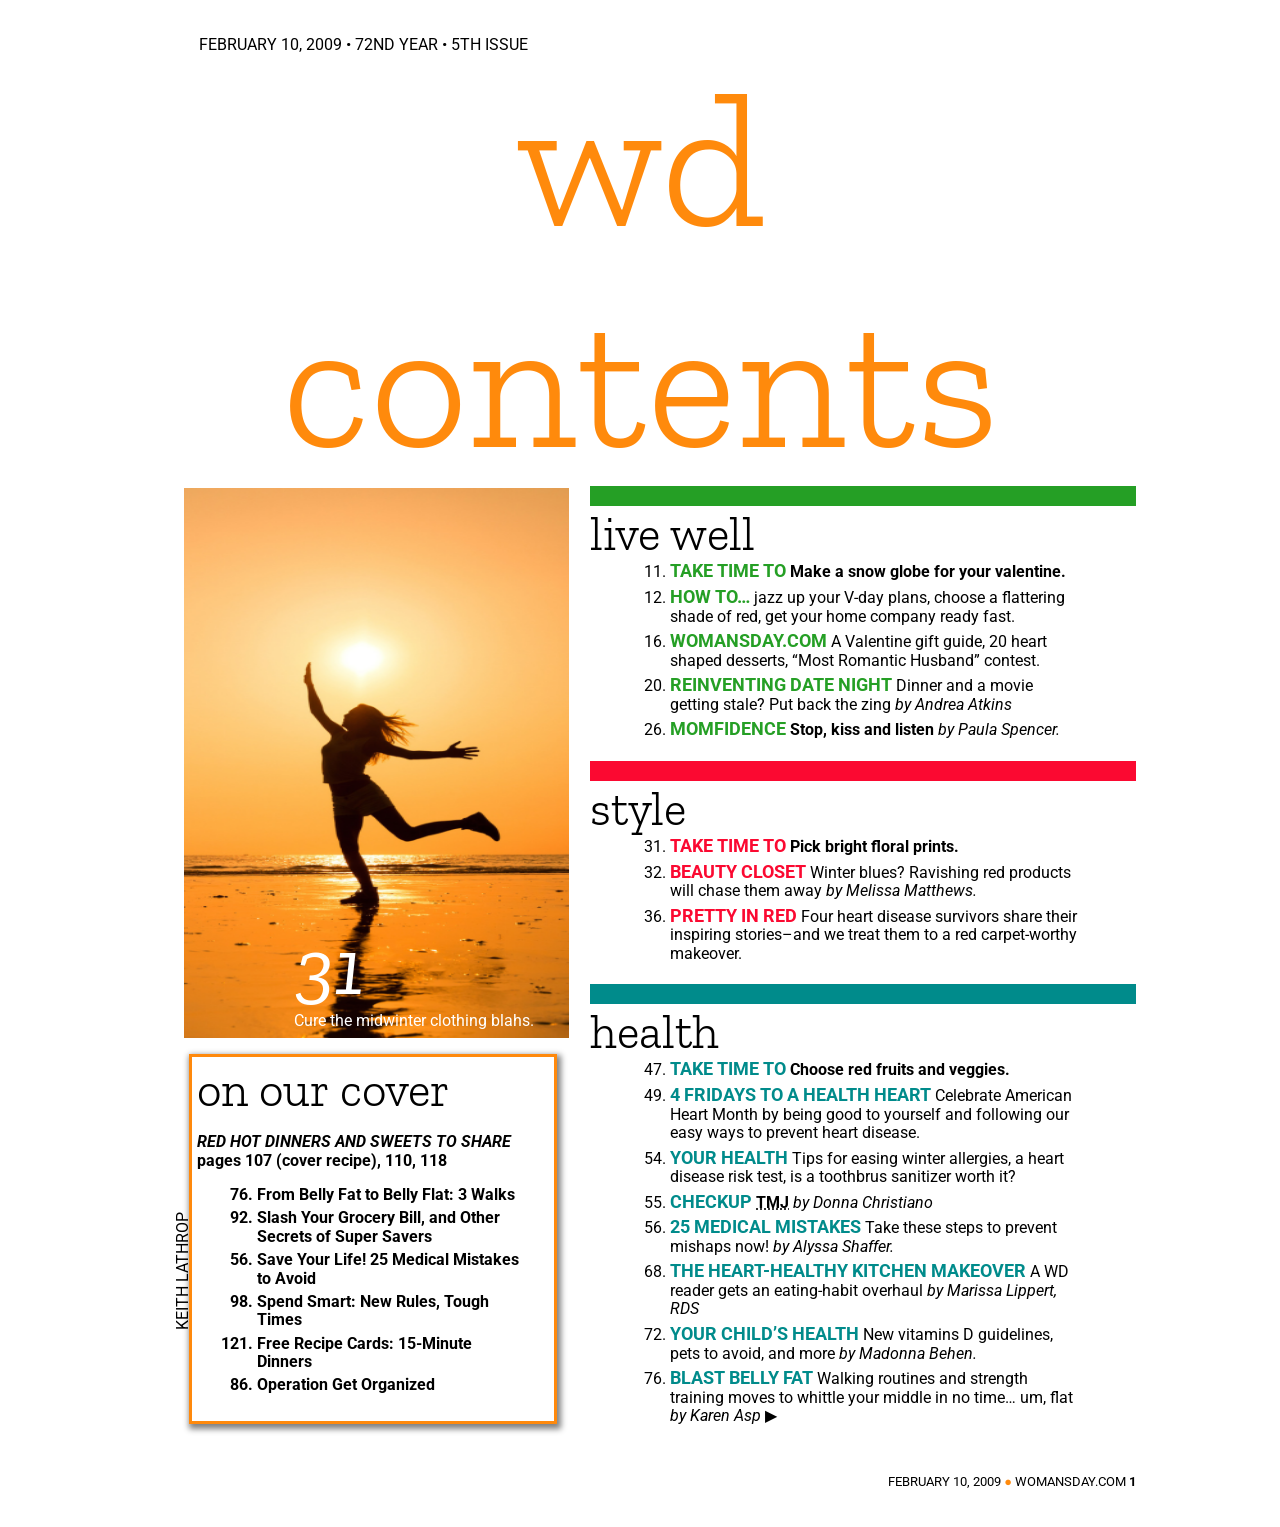
<file: index.html>
<!DOCTYPE html>
<html lang="en">
<head>
	<meta charset="UTF-8">
	<meta name="viewport" content="width=device-width, initial-scale=1.0">
	<link href="css/normalization.css" rel="stylesheet"/>
	<link href="css/styles.css" rel="stylesheet"/>
	<!-- //* insert external font -->
	<link rel="preconnect" href="https://fonts.googleapis.com">
	<link rel="preconnect" href="https://fonts.gstatic.com" crossorigin>
	<link
		href="https://fonts.googleapis.com/css2?family=Roboto:ital,wght@0,100;0,300;0,400;0,500;0,700;0,900;1,100;1,300;1,400;1,500;1,700;1,900&family=Zilla+Slab:ital,wght@0,300;0,400;0,500;0,600;0,700;1,300;1,400;1,500;1,600;1,700&display=swap"
		rel="stylesheet">
	
	<title>WD Contents | Woman’s Day</title>
</head>
<body>
	<div id="container">
		<header>
			<p>February 10, 2009 • 72nd Year • 5th Issue</p>
			<h1>WD Contents</h1>
		</header>
		<main>
			<div>
			<section>
				<h2>Live Well</h2>
				<ol>
					<li value="11">
						<h3>Take Time To</h3>
						<p><strong>Make a snow globe for your valentine.</strong></p>
					</li>
					<li value="12">
						<h3>How To…</h3>
						<p>jazz up your V-day plans, choose a flattering shade of red, get your home company ready fast.</p>
					</li>
					<li value="16">
						<h3>WomansDay.com</h3>
						<p>A Valentine gift guide, 20 heart shaped desserts, <q>Most Romantic Husband</q> contest.</p>
					</li>
					<li value="20">
						<h3>Reinventing Date Night</h3>
						<p>Dinner and a movie getting stale? Put back the zing <em>by Andrea Atkins</em></p>
					</li>
					<li value="26">
						<h3>Momfidence</h3>
						<p><strong>Stop, kiss and listen</strong> <em>by Paula Spencer.</em></p>
					</li>
				</ol>
			</section>
			<section>
				<h2>Style</h2>
				<ol>
					<li value="31">
						<h3>Take Time To</h3>
						<p><strong>Pick bright floral prints.</strong></p>
					</li>
					<li value="32">
						<h3>Beauty Closet</h3>
						<p>Winter blues? Ravishing red products will chase them away <em>by Melissa Matthews.</em></p>
					</li>
					<li value="36">
						<h3>Pretty In Red</h3>
						<p>Four heart disease survivors share their inspiring stories–and we treat them to a red carpet-worthy makeover.</p>
					</li>
				</ol>
			</section>
			<section>
				<h2>Health</h2>
				<ol>
					<li value="47">
						<h3>Take Time To</h3>
						<p><strong>Choose red fruits and veggies.</strong></p>
					</li>
					<li value="49">
						<h3>4 Fridays To A Health Heart</h3>
						<p>Celebrate American Heart Month by being good to yourself and following our easy ways to prevent heart disease.</p>
					</li>
					<li value="54">
						<h3>Your Health</h3>
						<p>Tips for easing winter allergies, a heart disease risk test, is a toothbrus sanitizer worth it?</p>
					</li>
					<li value="55">
						<h3>Checkup</h3>
						<p><abbr title="Temporal-Mandibular Joint"> <strong>TMJ</strong></abbr> <em>by Donna Christiano</em></p>
					</li>
					<li value="56">
						<h3>25 Medical Mistakes</h3>
						<p>Take these steps to prevent mishaps now! <em>by Alyssa Shaffer.</em></p>
					</li>
					<li value="68">
						<h3>The Heart-Healthy Kitchen Makeover</h3>
						<p>A WD reader gets an eating-habit overhaul <em>by Marissa Lippert, RDS</em></p>
					</li>
					<li value="72">
						<h3>Your Child’s Health</h3>
						<p>New vitamins D guidelines, pets to avoid, and more <em>by Madonna Behen.</em></p>
					</li>
					<li value="76">
						<h3>Blast Belly Fat</h3>
						<p>Walking routines and strength training moves to whittle your middle in no time… um, flat <em>by Karen Asp</em> ▶</li>
				</ol>
			</section>
			</div>
			<div>
			<aside>
				<figure>
					<!-- //* image source: https://assets.entrepreneur.com/content/3x2/2000/1655484436-GettyImages-1301182169.jpg?format=pjeg&auto=webp&crop=4:3 -->
					<img src="images/cover-image.png" alt="cover"/>
					<figcaption>
						<p><em>31</em> Cure the midwinter clothing blahs.</p>
						<p>Keith Lathrop</p>
					</figcaption>
				</figure>
			</aside>
			<aside>
				<h2>On Our Cover</h2>
				<p><em>Red hot dinners and sweets to share</em> pages 107 (cover recipe), 110, 118</p>
				<ol>
					<li value="76">From Belly Fat to Belly Flat: 3 Walks</li>
					<li value="92">Slash Your Grocery Bill, and Other Secrets of Super Savers</li>
					<li value="56">Save Your Life! 25 Medical Mistakes to Avoid</li>
					<li value="98">Spend Smart: New Rules, Tough Times</li>
					<li value="121">Free Recipe Cards: 15-Minute Dinners</li>
					<li value="86">Operation Get Organized</li>
				</ol>
			</aside>
			</div>
		</main>
		<footer>
			<p><small><time datetime="2009-02-10">February 10, 2009</time> <em>●</em> WomansDay.com <strong>1</strong></small></p>
		</footer>
	</div><!-- end #container -->
</body>
</html>
</file>
<file: css/styles.css>
@charset "UTF-8";

html {
    margin: 10px;
    padding: 10px;
    font-size: 16px;   
    font-family: "Roboto", sans-serif;
}
body {
    margin: 0 auto;
    width: 80%;
    
}
main {
    display: flex;
    flex-direction: row-reverse;
    justify-content: center;
    margin-left: 400px;
    margin-right: 400px;
    padding-bottom: 10px;
    margin: 0 auto;
}
div {
    /* width: 50%; */
    margin: 0 auto;
}
main div:nth-of-type(1){
    width: 55%;
}
div:nth-of-type(2) {
    width: 45%;
}
header p {
    text-transform: uppercase;
    text-align: left;
    margin-left: 55px;
}
header h1, section h2, aside h2 {
    font-family: "Zilla Slab", serif;
    font-weight: 300;
    text-transform: lowercase;
}
header h1 {
    text-align: center;
    font-size: 12rem;
    margin-top: -20px;
    margin-bottom: -20px;
    color: rgba(255, 132, 0, 0.954);
}
h2 {
    font-size: 3rem;
    padding: 0px;
    /* background-color: darkcyan; */
    margin: 0px;
}
h3 {
    text-transform: uppercase;
}
div:nth-of-type(2) {
    /* background-color: lightgray; */
}
aside:nth-of-type(1) {
    /* background-color: aquamarine; */
    position: relative;
}
aside figcaption {
    /* position: absolute;
        top: 100px;
        left: 100px; */
    
}
img {
    /* background-color: black; */
    display: block;
    margin: 0 auto;
    height: 550px;
    width: 385px;
}
figcaption p:nth-of-type(1) {
    /* background-color: blueviolet; */
    float: right;
    color: white;
    position: absolute;
        top: 416px;
        left: 150px;
}
figcaption p:nth-of-type(2) {
    transform: rotate(-90deg);
    text-transform: uppercase;
    position: absolute;
        bottom: -258px;
        left: -20px
}
figcaption p em {
    font-family: "Zilla Slab", serif;
    font-size: 5rem;
    display: block;
}
aside h2 {
    margin: 0px;
}
aside:nth-of-type(2) {
    border: 3px solid rgba(255, 132, 0, 0.954);
    box-shadow: 2px 3px 6px 2px gray;
    padding: 5px;
    width: 79%;
    display: block;
    margin-left: auto;
    margin-right: 33px;
}
aside ol {
    /* background-color: aquamarine; */
    margin-left: 20px;
    margin-right: 20px;
}
aside:nth-of-type(5) {
    background-color: rgb(255, 0, 0);
    border: solid black;
    padding: 5px;
    width: 75%;
    display: block;
    margin-left: auto;
    margin-right: 33px;
}
aside figure, aside figcaption {
    /* background-color: lightgreen; */
}
aside > ol, aside > p {
    font-weight: bold;
}

aside > p > em {
    text-transform: uppercase;
}
section {
    /* background-color: lightgrey; */
    box-sizing: border-box;
    /* background-color: black; */
}
ol {
    /* background-color: rgba(255, 174, 0, 0.908); */
    box-sizing: border-box;
    margin-top: 0px;
    margin-left: 40px;
    margin-right: 50px;
}
li {
    padding-bottom: 5px;
}
li > h3, li > p {
    display: inline;
}
li h3 {
    font-family: "Roboto", sans-serif;
    font-size: 18px;
}
section:nth-of-type(1) h2 {
    border-top: solid 20px rgb(37, 159, 37);
    margin-top: 14px;
}
section:nth-of-type(1) h3 {
    color: rgb(37, 159, 37);
}
section:nth-of-type(2) h2 {
    border-top: solid 20px rgb(251, 9, 49);
}
section:nth-of-type(2) h3 {
    color: rgb(251, 9, 49);
}
section:nth-of-type(3) h2 {
    border-top: solid 20px darkcyan;
}
section:nth-of-type(3) h3 {
    color: darkcyan;
}
footer {
    text-align: right;
    text-transform: uppercase;
}
footer em {
    color: rgba(255, 132, 0, 0.954);
}
</file>
<file: css/normalization.css>
/*! normalize.css v8.0.1 | MIT License | github.com/necolas/normalize.css */

/* Document
   ========================================================================== */

/**
 * 1. Correct the line height in all browsers.
 * 2. Prevent adjustments of font size after orientation changes in iOS.
 */

html {
    line-height: 1.15;
    /* 1 */
    -webkit-text-size-adjust: 100%;
    /* 2 */
}

/* Sections
   ========================================================================== */

/**
 * Remove the margin in all browsers.
 */

body {
    margin: 0;
}

/**
 * Render the `main` element consistently in IE.
 */

main {
    display: block;
}

/**
 * Correct the font size and margin on `h1` elements within `section` and
 * `article` contexts in Chrome, Firefox, and Safari.
 */

h1 {
    font-size: 2em;
    margin: 0.67em 0;
}

/* Grouping content
   ========================================================================== */

/**
 * 1. Add the correct box sizing in Firefox.
 * 2. Show the overflow in Edge and IE.
 */

hr {
    box-sizing: content-box;
    /* 1 */
    height: 0;
    /* 1 */
    overflow: visible;
    /* 2 */
}

/**
 * 1. Correct the inheritance and scaling of font size in all browsers.
 * 2. Correct the odd `em` font sizing in all browsers.
 */

pre {
    font-family: monospace, monospace;
    /* 1 */
    font-size: 1em;
    /* 2 */
}

/* Text-level semantics
   ========================================================================== */

/**
 * Remove the gray background on active links in IE 10.
 */

a {
    background-color: transparent;
}

/**
 * 1. Remove the bottom border in Chrome 57-
 * 2. Add the correct text decoration in Chrome, Edge, IE, Opera, and Safari.
 */

abbr[title] {
    border-bottom: none;
    /* 1 */
    text-decoration: underline;
    /* 2 */
    text-decoration: underline dotted;
    /* 2 */
}

/**
 * Add the correct font weight in Chrome, Edge, and Safari.
 */

b,
strong {
    font-weight: bolder;
}

/**
 * 1. Correct the inheritance and scaling of font size in all browsers.
 * 2. Correct the odd `em` font sizing in all browsers.
 */

code,
kbd,
samp {
    font-family: monospace, monospace;
    /* 1 */
    font-size: 1em;
    /* 2 */
}

/**
 * Add the correct font size in all browsers.
 */

small {
    font-size: 80%;
}

/**
 * Prevent `sub` and `sup` elements from affecting the line height in
 * all browsers.
 */

sub,
sup {
    font-size: 75%;
    line-height: 0;
    position: relative;
    vertical-align: baseline;
}

sub {
    bottom: -0.25em;
}

sup {
    top: -0.5em;
}

/* Embedded content
   ========================================================================== */

/**
 * Remove the border on images inside links in IE 10.
 */

img {
    border-style: none;
}

/* Forms
   ========================================================================== */

/**
 * 1. Change the font styles in all browsers.
 * 2. Remove the margin in Firefox and Safari.
 */

button,
input,
optgroup,
select,
textarea {
    font-family: inherit;
    /* 1 */
    font-size: 100%;
    /* 1 */
    line-height: 1.15;
    /* 1 */
    margin: 0;
    /* 2 */
}

/**
 * Show the overflow in IE.
 * 1. Show the overflow in Edge.
 */

button,
input {
    /* 1 */
    overflow: visible;
}

/**
 * Remove the inheritance of text transform in Edge, Firefox, and IE.
 * 1. Remove the inheritance of text transform in Firefox.
 */

button,
select {
    /* 1 */
    text-transform: none;
}

/**
 * Correct the inability to style clickable types in iOS and Safari.
 */

button,
[type="button"],
[type="reset"],
[type="submit"] {
    -webkit-appearance: button;
}

/**
 * Remove the inner border and padding in Firefox.
 */

button::-moz-focus-inner,
[type="button"]::-moz-focus-inner,
[type="reset"]::-moz-focus-inner,
[type="submit"]::-moz-focus-inner {
    border-style: none;
    padding: 0;
}

/**
 * Restore the focus styles unset by the previous rule.
 */

button:-moz-focusring,
[type="button"]:-moz-focusring,
[type="reset"]:-moz-focusring,
[type="submit"]:-moz-focusring {
    outline: 1px dotted ButtonText;
}

/**
 * Correct the padding in Firefox.
 */

fieldset {
    padding: 0.35em 0.75em 0.625em;
}

/**
 * 1. Correct the text wrapping in Edge and IE.
 * 2. Correct the color inheritance from `fieldset` elements in IE.
 * 3. Remove the padding so developers are not caught out when they zero out
 *    `fieldset` elements in all browsers.
 */

legend {
    box-sizing: border-box;
    /* 1 */
    color: inherit;
    /* 2 */
    display: table;
    /* 1 */
    max-width: 100%;
    /* 1 */
    padding: 0;
    /* 3 */
    white-space: normal;
    /* 1 */
}

/**
 * Add the correct vertical alignment in Chrome, Firefox, and Opera.
 */

progress {
    vertical-align: baseline;
}

/**
 * Remove the default vertical scrollbar in IE 10+.
 */

textarea {
    overflow: auto;
}

/**
 * 1. Add the correct box sizing in IE 10.
 * 2. Remove the padding in IE 10.
 */

[type="checkbox"],
[type="radio"] {
    box-sizing: border-box;
    /* 1 */
    padding: 0;
    /* 2 */
}

/**
 * Correct the cursor style of increment and decrement buttons in Chrome.
 */

[type="number"]::-webkit-inner-spin-button,
[type="number"]::-webkit-outer-spin-button {
    height: auto;
}

/**
 * 1. Correct the odd appearance in Chrome and Safari.
 * 2. Correct the outline style in Safari.
 */

[type="search"] {
    -webkit-appearance: textfield;
    /* 1 */
    outline-offset: -2px;
    /* 2 */
}

/**
 * Remove the inner padding in Chrome and Safari on macOS.
 */

[type="search"]::-webkit-search-decoration {
    -webkit-appearance: none;
}

/**
 * 1. Correct the inability to style clickable types in iOS and Safari.
 * 2. Change font properties to `inherit` in Safari.
 */

::-webkit-file-upload-button {
    -webkit-appearance: button;
    /* 1 */
    font: inherit;
    /* 2 */
}

/* Interactive
   ========================================================================== */

/*
 * Add the correct display in Edge, IE 10+, and Firefox.
 */

details {
    display: block;
}

/*
 * Add the correct display in all browsers.
 */

summary {
    display: list-item;
}

/* Misc
   ========================================================================== */

/**
 * Add the correct display in IE 10+.
 */

template {
    display: none;
}

/**
 * Add the correct display in IE 10.
 */

[hidden] {
    display: none;
}
</file>
